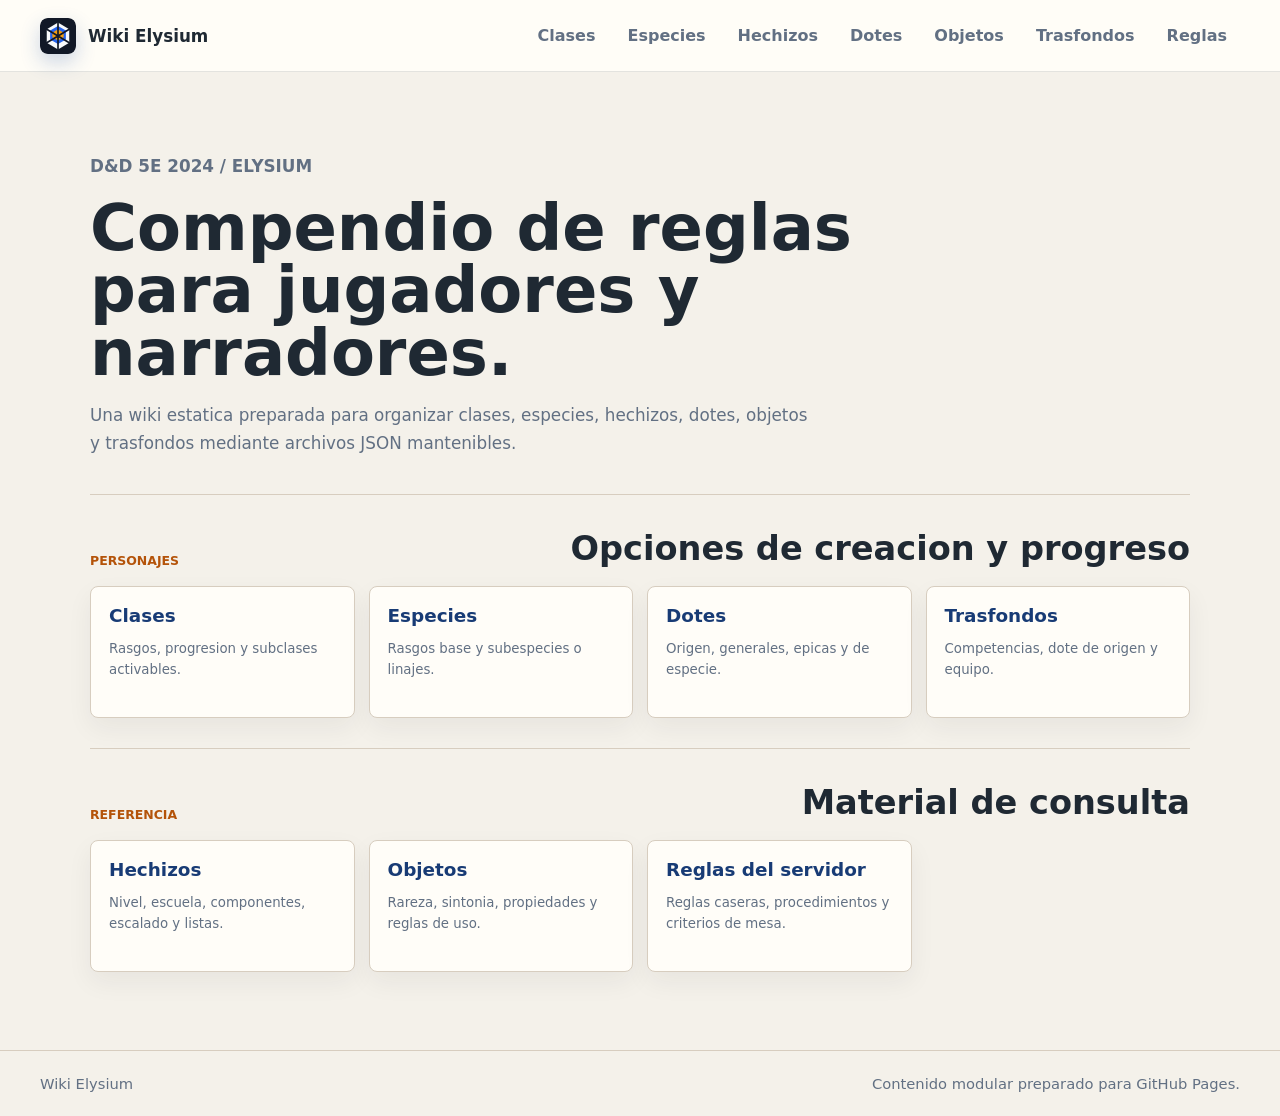
<file: index.html>
<!doctype html>
<html lang="es">
  <head>
    <meta charset="utf-8">
    <meta name="viewport" content="width=device-width, initial-scale=1">
    <meta name="description" content="Wiki de reglas del servidor de rol Elysium para D&D 5e 2024.">
    <title>Wiki Elysium</title>
    <link rel="icon" href="assets/img/elysium-mark.svg" type="image/svg+xml">
    <link rel="stylesheet" href="assets/css/main.css">
  </head>
  <body data-page="home">
    <header class="site-header">
      <a class="brand" href="index.html" aria-label="Inicio de Wiki Elysium">
        <img src="assets/img/elysium-mark.svg" alt="" width="36" height="36">
        <span>Wiki Elysium</span>
      </a>
      <button class="menu-button" type="button" data-menu-toggle aria-expanded="false" aria-controls="site-nav">Menu</button>
      <nav class="site-nav" id="site-nav" data-site-nav>
        <a href="pages/classes.html" data-nav-link="classes">Clases</a>
        <a href="pages/species.html" data-nav-link="species">Especies</a>
        <a href="pages/spells.html" data-nav-link="spells">Hechizos</a>
        <a href="pages/feats.html" data-nav-link="feats">Dotes</a>
        <a href="pages/items.html" data-nav-link="items">Objetos</a>
        <a href="pages/backgrounds.html" data-nav-link="backgrounds">Trasfondos</a>
        <a href="pages/rules.html" data-nav-link="rules">Reglas</a>
      </nav>
    </header>

    <main class="home-layout">
      <section class="intro-panel">
        <p class="eyebrow">D&D 5e 2024 / Elysium</p>
        <h1>Compendio de reglas para jugadores y narradores.</h1>
        <p>
          Una wiki estatica preparada para organizar clases, especies, hechizos,
          dotes, objetos y trasfondos mediante archivos JSON mantenibles.
        </p>
      </section>

      <section class="content-section" aria-labelledby="players-heading">
        <div class="section-heading">
          <p class="eyebrow">Personajes</p>
          <h2 id="players-heading">Opciones de creacion y progreso</h2>
        </div>
        <div class="link-grid">
          <a class="feature-link" href="pages/classes.html">
            <span>Clases</span>
            <small>Rasgos, progresion y subclases activables.</small>
          </a>
          <a class="feature-link" href="pages/species.html">
            <span>Especies</span>
            <small>Rasgos base y subespecies o linajes.</small>
          </a>
          <a class="feature-link" href="pages/feats.html">
            <span>Dotes</span>
            <small>Origen, generales, epicas y de especie.</small>
          </a>
          <a class="feature-link" href="pages/backgrounds.html">
            <span>Trasfondos</span>
            <small>Competencias, dote de origen y equipo.</small>
          </a>
        </div>
      </section>

      <section class="content-section" aria-labelledby="rules-heading">
        <div class="section-heading">
          <p class="eyebrow">Referencia</p>
          <h2 id="rules-heading">Material de consulta</h2>
        </div>
        <div class="link-grid">
          <a class="feature-link" href="pages/spells.html">
            <span>Hechizos</span>
            <small>Nivel, escuela, componentes, escalado y listas.</small>
          </a>
          <a class="feature-link" href="pages/items.html">
            <span>Objetos</span>
            <small>Rareza, sintonia, propiedades y reglas de uso.</small>
          </a>
          <a class="feature-link" href="pages/rules.html">
            <span>Reglas del servidor</span>
            <small>Reglas caseras, procedimientos y criterios de mesa.</small>
          </a>
        </div>
      </section>
    </main>

    <footer class="site-footer">
      <span>Wiki Elysium</span>
      <span>Contenido modular preparado para GitHub Pages.</span>
    </footer>

    <script type="module" src="assets/js/core/navigation.js"></script>
  </body>
</html>
</file>
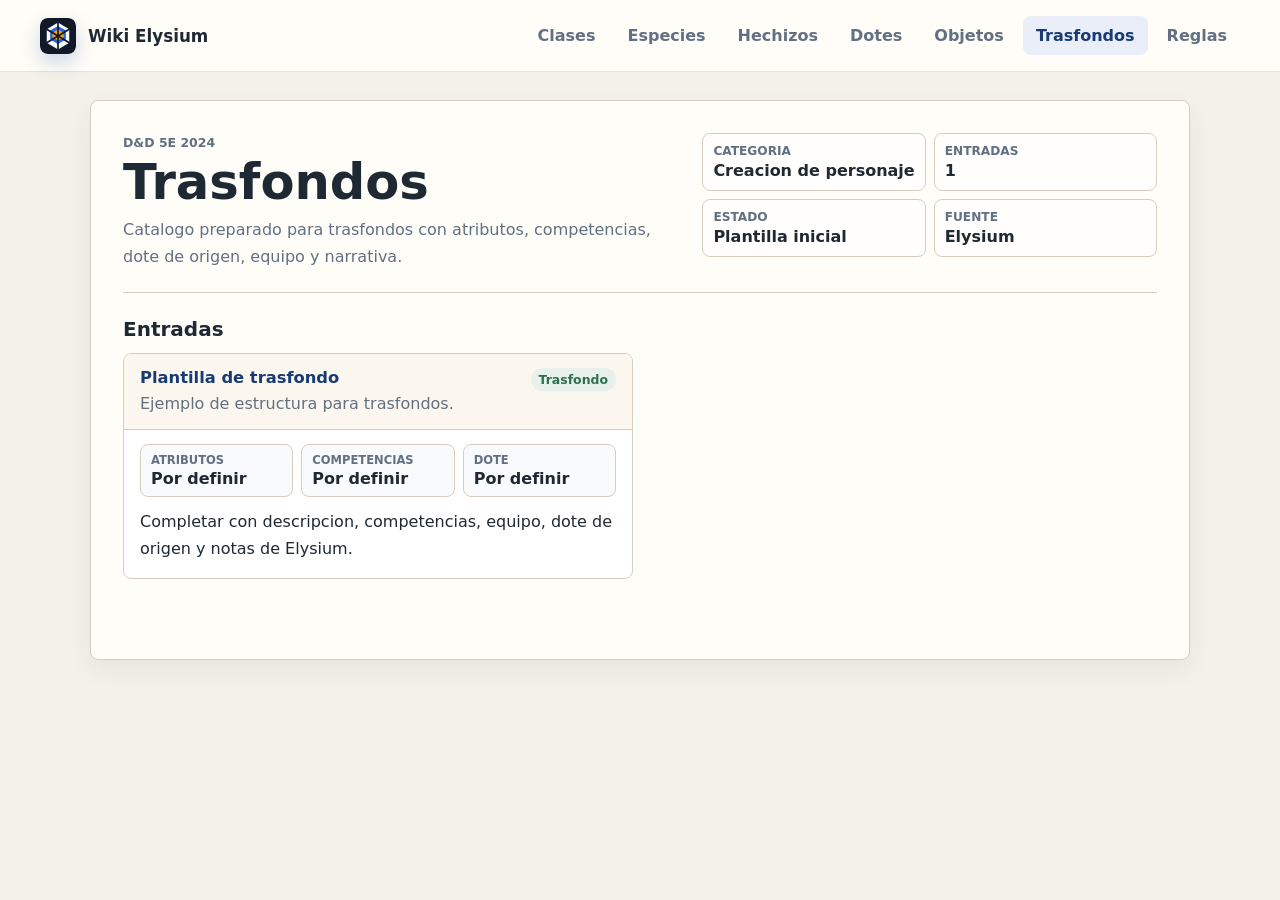
<file: pages/backgrounds.html>
<!doctype html>
<html lang="es">
  <head>
    <meta charset="utf-8">
    <meta name="viewport" content="width=device-width, initial-scale=1">
    <title>Trasfondos | Wiki Elysium</title>
    <link rel="icon" href="../assets/img/elysium-mark.svg" type="image/svg+xml">
    <link rel="stylesheet" href="../assets/css/main.css">
    <link rel="stylesheet" href="../assets/css/wiki-browser.css">
  </head>
  <body data-page="backgrounds" data-catalog="../data/backgrounds/index.json">
    <header class="site-header">
      <a class="brand" href="../index.html" aria-label="Inicio de Wiki Elysium"><img src="../assets/img/elysium-mark.svg" alt="" width="36" height="36"><span>Wiki Elysium</span></a>
      <button class="menu-button" type="button" data-menu-toggle aria-expanded="false" aria-controls="site-nav">Menu</button>
      <nav class="site-nav" id="site-nav" data-site-nav>
        <a href="classes.html" data-nav-link="classes">Clases</a><a href="species.html" data-nav-link="species">Especies</a><a href="spells.html" data-nav-link="spells">Hechizos</a><a href="feats.html" data-nav-link="feats">Dotes</a><a href="items.html" data-nav-link="items">Objetos</a><a href="backgrounds.html" data-nav-link="backgrounds">Trasfondos</a><a href="rules.html" data-nav-link="rules">Reglas</a>
      </nav>
    </header>
    <main class="page-layout"><section class="content-panel" id="catalog-content" aria-live="polite"></section></main>
    <script type="module" src="../assets/js/core/navigation.js"></script>
    <script type="module" src="../assets/js/pages/catalog.js"></script>
  </body>
</html>
</file>
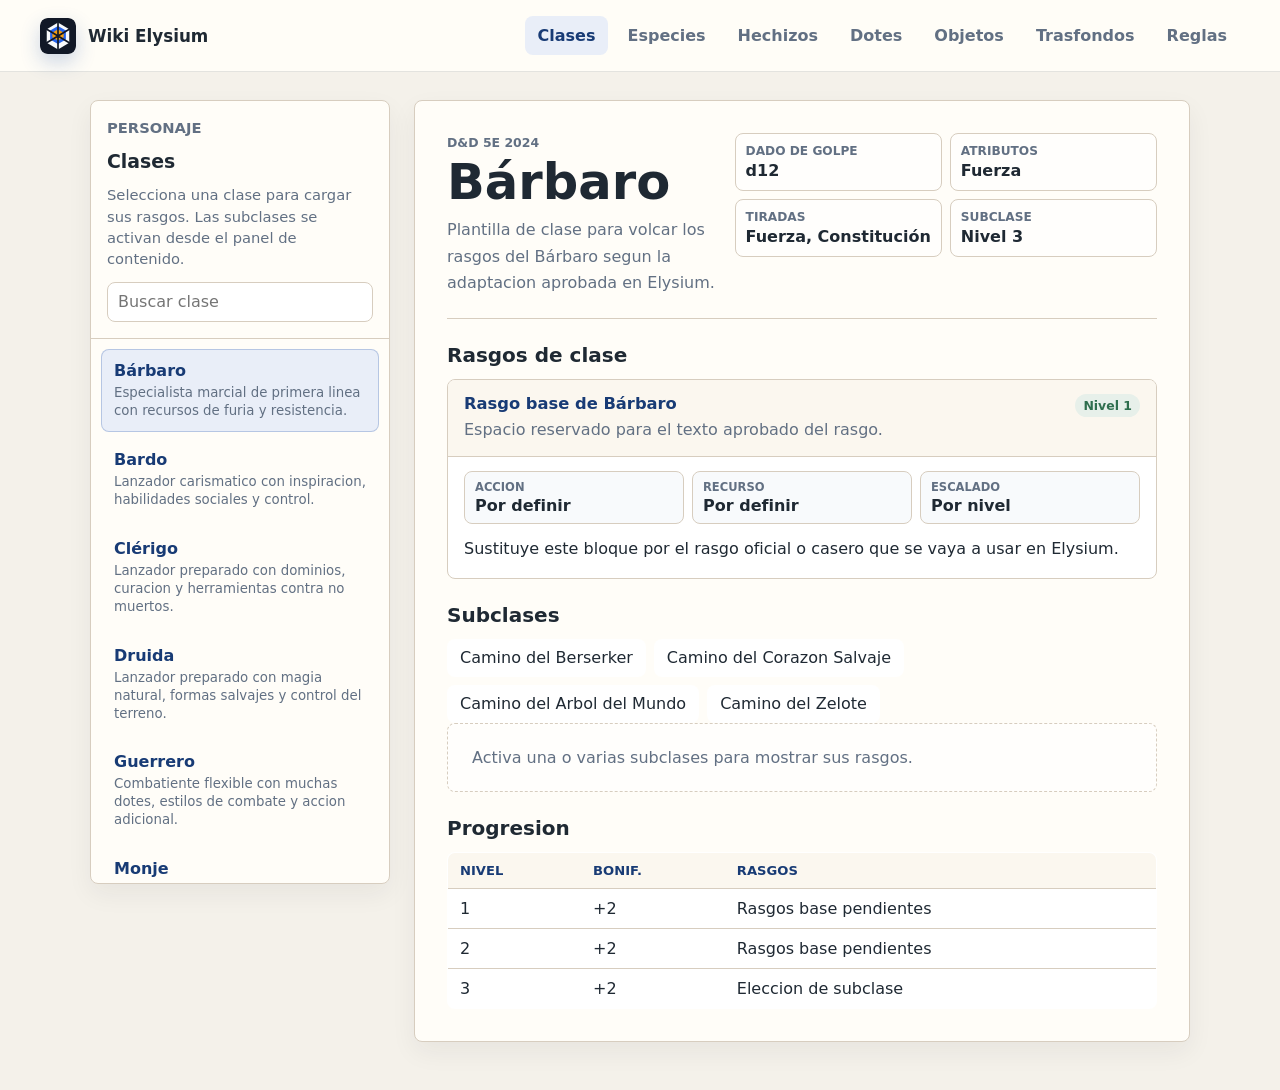
<file: pages/classes.html>
<!doctype html>
<html lang="es">
  <head>
    <meta charset="utf-8">
    <meta name="viewport" content="width=device-width, initial-scale=1">
    <title>Clases | Wiki Elysium</title>
    <link rel="icon" href="../assets/img/elysium-mark.svg" type="image/svg+xml">
    <link rel="stylesheet" href="../assets/css/main.css">
    <link rel="stylesheet" href="../assets/css/wiki-browser.css">
  </head>
  <body data-page="classes">
    <header class="site-header">
      <a class="brand" href="../index.html" aria-label="Inicio de Wiki Elysium">
        <img src="../assets/img/elysium-mark.svg" alt="" width="36" height="36">
        <span>Wiki Elysium</span>
      </a>
      <button class="menu-button" type="button" data-menu-toggle aria-expanded="false" aria-controls="site-nav">Menu</button>
      <nav class="site-nav" id="site-nav" data-site-nav>
        <a href="classes.html" data-nav-link="classes">Clases</a>
        <a href="species.html" data-nav-link="species">Especies</a>
        <a href="spells.html" data-nav-link="spells">Hechizos</a>
        <a href="feats.html" data-nav-link="feats">Dotes</a>
        <a href="items.html" data-nav-link="items">Objetos</a>
        <a href="backgrounds.html" data-nav-link="backgrounds">Trasfondos</a>
        <a href="rules.html" data-nav-link="rules">Reglas</a>
      </nav>
    </header>

    <main class="page-layout">
      <div class="wiki-shell">
        <aside class="selector-panel">
          <div class="selector-header">
            <p class="eyebrow">Personaje</p>
            <h1>Clases</h1>
            <p>Selecciona una clase para cargar sus rasgos. Las subclases se activan desde el panel de contenido.</p>
            <input class="search-input" id="class-search" type="search" placeholder="Buscar clase" autocomplete="off">
          </div>
          <div class="selector-list" id="class-list" aria-label="Listado de clases"></div>
        </aside>

        <section class="content-panel" id="class-content" aria-live="polite"></section>
      </div>
    </main>

    <script type="module" src="../assets/js/core/navigation.js"></script>
    <script type="module" src="../assets/js/pages/classes.js"></script>
  </body>
</html>
</file>
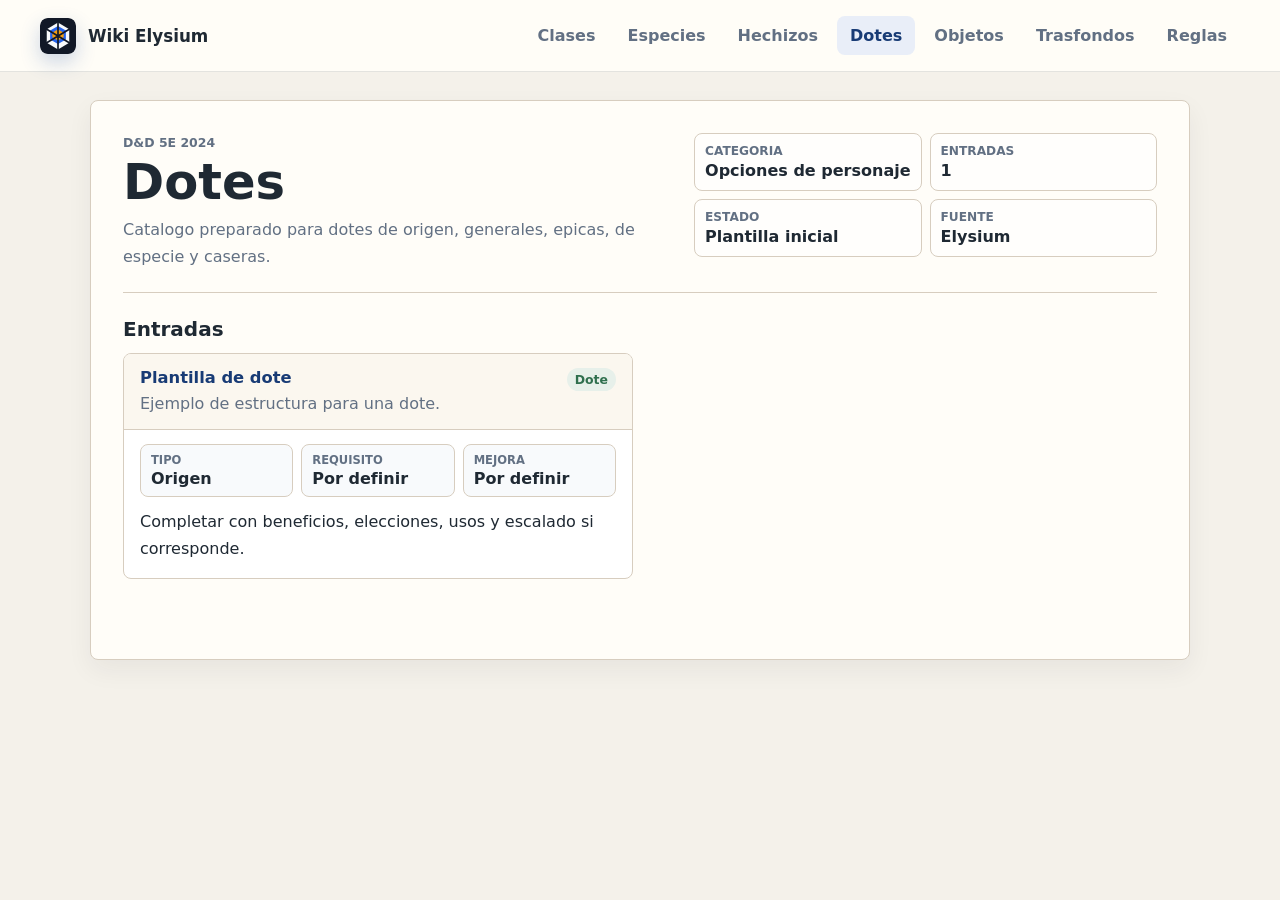
<file: pages/feats.html>
<!doctype html>
<html lang="es">
  <head>
    <meta charset="utf-8">
    <meta name="viewport" content="width=device-width, initial-scale=1">
    <title>Dotes | Wiki Elysium</title>
    <link rel="icon" href="../assets/img/elysium-mark.svg" type="image/svg+xml">
    <link rel="stylesheet" href="../assets/css/main.css">
    <link rel="stylesheet" href="../assets/css/wiki-browser.css">
  </head>
  <body data-page="feats" data-catalog="../data/feats/index.json">
    <header class="site-header">
      <a class="brand" href="../index.html" aria-label="Inicio de Wiki Elysium"><img src="../assets/img/elysium-mark.svg" alt="" width="36" height="36"><span>Wiki Elysium</span></a>
      <button class="menu-button" type="button" data-menu-toggle aria-expanded="false" aria-controls="site-nav">Menu</button>
      <nav class="site-nav" id="site-nav" data-site-nav>
        <a href="classes.html" data-nav-link="classes">Clases</a><a href="species.html" data-nav-link="species">Especies</a><a href="spells.html" data-nav-link="spells">Hechizos</a><a href="feats.html" data-nav-link="feats">Dotes</a><a href="items.html" data-nav-link="items">Objetos</a><a href="backgrounds.html" data-nav-link="backgrounds">Trasfondos</a><a href="rules.html" data-nav-link="rules">Reglas</a>
      </nav>
    </header>
    <main class="page-layout"><section class="content-panel" id="catalog-content" aria-live="polite"></section></main>
    <script type="module" src="../assets/js/core/navigation.js"></script>
    <script type="module" src="../assets/js/pages/catalog.js"></script>
  </body>
</html>
</file>
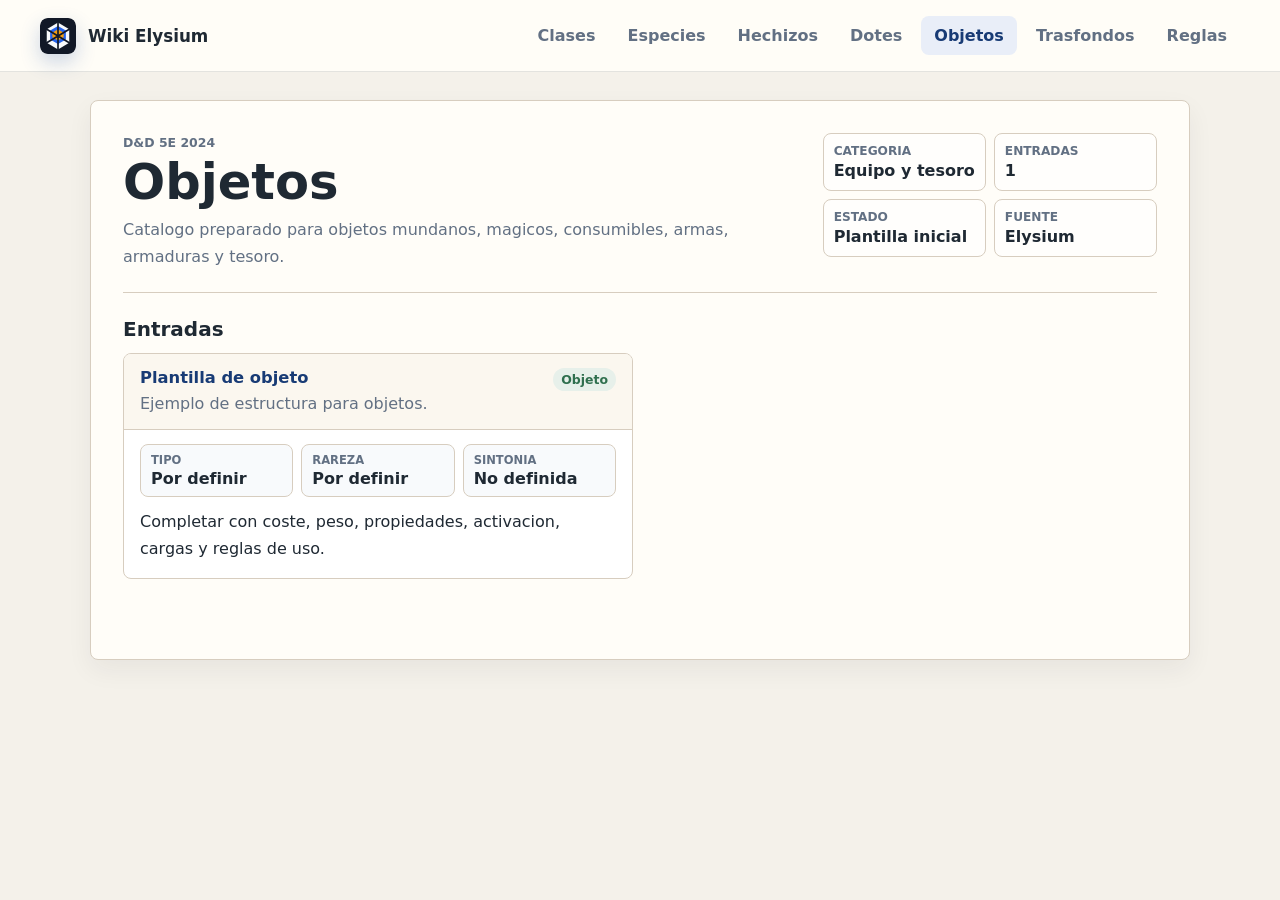
<file: pages/items.html>
<!doctype html>
<html lang="es">
  <head>
    <meta charset="utf-8">
    <meta name="viewport" content="width=device-width, initial-scale=1">
    <title>Objetos | Wiki Elysium</title>
    <link rel="icon" href="../assets/img/elysium-mark.svg" type="image/svg+xml">
    <link rel="stylesheet" href="../assets/css/main.css">
    <link rel="stylesheet" href="../assets/css/wiki-browser.css">
  </head>
  <body data-page="items" data-catalog="../data/items/index.json">
    <header class="site-header">
      <a class="brand" href="../index.html" aria-label="Inicio de Wiki Elysium"><img src="../assets/img/elysium-mark.svg" alt="" width="36" height="36"><span>Wiki Elysium</span></a>
      <button class="menu-button" type="button" data-menu-toggle aria-expanded="false" aria-controls="site-nav">Menu</button>
      <nav class="site-nav" id="site-nav" data-site-nav>
        <a href="classes.html" data-nav-link="classes">Clases</a><a href="species.html" data-nav-link="species">Especies</a><a href="spells.html" data-nav-link="spells">Hechizos</a><a href="feats.html" data-nav-link="feats">Dotes</a><a href="items.html" data-nav-link="items">Objetos</a><a href="backgrounds.html" data-nav-link="backgrounds">Trasfondos</a><a href="rules.html" data-nav-link="rules">Reglas</a>
      </nav>
    </header>
    <main class="page-layout"><section class="content-panel" id="catalog-content" aria-live="polite"></section></main>
    <script type="module" src="../assets/js/core/navigation.js"></script>
    <script type="module" src="../assets/js/pages/catalog.js"></script>
  </body>
</html>
</file>
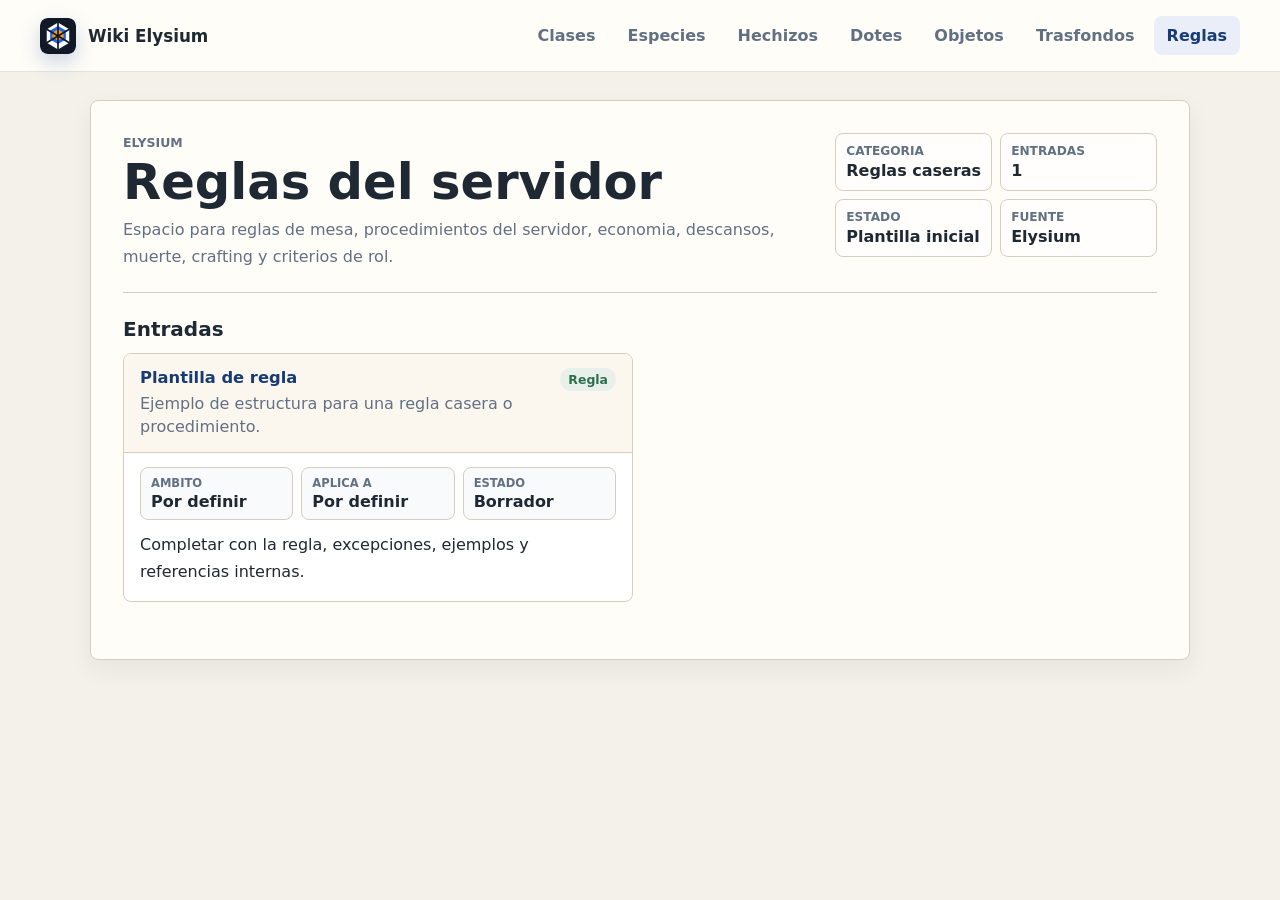
<file: pages/rules.html>
<!doctype html>
<html lang="es">
  <head>
    <meta charset="utf-8">
    <meta name="viewport" content="width=device-width, initial-scale=1">
    <title>Reglas | Wiki Elysium</title>
    <link rel="icon" href="../assets/img/elysium-mark.svg" type="image/svg+xml">
    <link rel="stylesheet" href="../assets/css/main.css">
    <link rel="stylesheet" href="../assets/css/wiki-browser.css">
  </head>
  <body data-page="rules" data-catalog="../data/rules/index.json">
    <header class="site-header">
      <a class="brand" href="../index.html" aria-label="Inicio de Wiki Elysium"><img src="../assets/img/elysium-mark.svg" alt="" width="36" height="36"><span>Wiki Elysium</span></a>
      <button class="menu-button" type="button" data-menu-toggle aria-expanded="false" aria-controls="site-nav">Menu</button>
      <nav class="site-nav" id="site-nav" data-site-nav>
        <a href="classes.html" data-nav-link="classes">Clases</a><a href="species.html" data-nav-link="species">Especies</a><a href="spells.html" data-nav-link="spells">Hechizos</a><a href="feats.html" data-nav-link="feats">Dotes</a><a href="items.html" data-nav-link="items">Objetos</a><a href="backgrounds.html" data-nav-link="backgrounds">Trasfondos</a><a href="rules.html" data-nav-link="rules">Reglas</a>
      </nav>
    </header>
    <main class="page-layout"><section class="content-panel" id="catalog-content" aria-live="polite"></section></main>
    <script type="module" src="../assets/js/core/navigation.js"></script>
    <script type="module" src="../assets/js/pages/catalog.js"></script>
  </body>
</html>
</file>
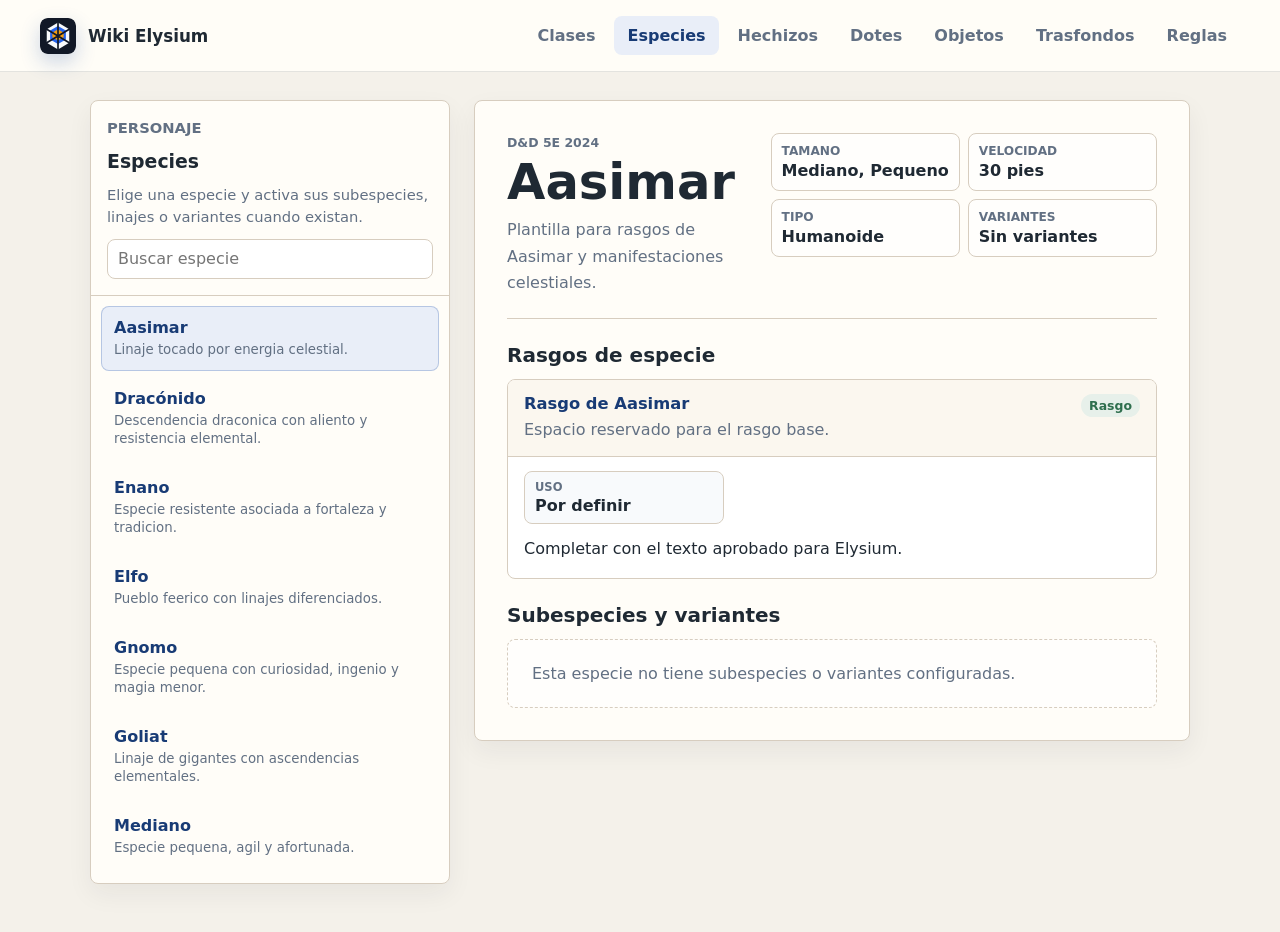
<file: pages/species.html>
<!doctype html>
<html lang="es">
  <head>
    <meta charset="utf-8">
    <meta name="viewport" content="width=device-width, initial-scale=1">
    <title>Especies | Wiki Elysium</title>
    <link rel="icon" href="../assets/img/elysium-mark.svg" type="image/svg+xml">
    <link rel="stylesheet" href="../assets/css/main.css">
    <link rel="stylesheet" href="../assets/css/wiki-browser.css">
  </head>
  <body data-page="species">
    <header class="site-header">
      <a class="brand" href="../index.html" aria-label="Inicio de Wiki Elysium">
        <img src="../assets/img/elysium-mark.svg" alt="" width="36" height="36">
        <span>Wiki Elysium</span>
      </a>
      <button class="menu-button" type="button" data-menu-toggle aria-expanded="false" aria-controls="site-nav">Menu</button>
      <nav class="site-nav" id="site-nav" data-site-nav>
        <a href="classes.html" data-nav-link="classes">Clases</a>
        <a href="species.html" data-nav-link="species">Especies</a>
        <a href="spells.html" data-nav-link="spells">Hechizos</a>
        <a href="feats.html" data-nav-link="feats">Dotes</a>
        <a href="items.html" data-nav-link="items">Objetos</a>
        <a href="backgrounds.html" data-nav-link="backgrounds">Trasfondos</a>
        <a href="rules.html" data-nav-link="rules">Reglas</a>
      </nav>
    </header>

    <main class="page-layout">
      <div class="wiki-shell wide-selector">
        <aside class="selector-panel">
          <div class="selector-header">
            <p class="eyebrow">Personaje</p>
            <h1>Especies</h1>
            <p>Elige una especie y activa sus subespecies, linajes o variantes cuando existan.</p>
            <input class="search-input" id="species-search" type="search" placeholder="Buscar especie" autocomplete="off">
          </div>
          <div class="selector-list" id="species-list" aria-label="Listado de especies"></div>
        </aside>

        <section class="content-panel" id="species-content" aria-live="polite"></section>
      </div>
    </main>

    <script type="module" src="../assets/js/core/navigation.js"></script>
    <script type="module" src="../assets/js/pages/species.js"></script>
  </body>
</html>
</file>
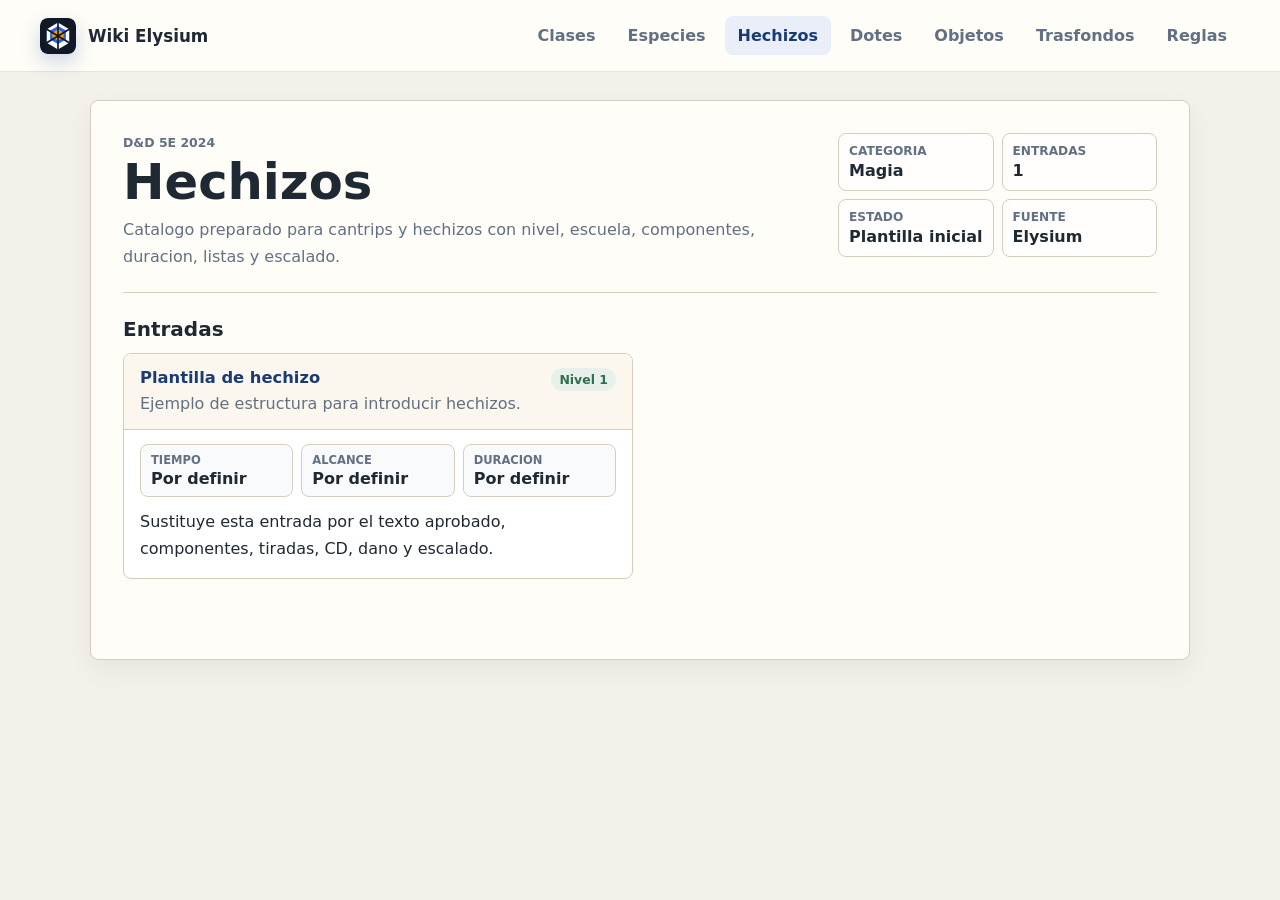
<file: pages/spells.html>
<!doctype html>
<html lang="es">
  <head>
    <meta charset="utf-8">
    <meta name="viewport" content="width=device-width, initial-scale=1">
    <title>Hechizos | Wiki Elysium</title>
    <link rel="icon" href="../assets/img/elysium-mark.svg" type="image/svg+xml">
    <link rel="stylesheet" href="../assets/css/main.css">
    <link rel="stylesheet" href="../assets/css/wiki-browser.css">
  </head>
  <body data-page="spells" data-catalog="../data/spells/index.json">
    <header class="site-header">
      <a class="brand" href="../index.html" aria-label="Inicio de Wiki Elysium"><img src="../assets/img/elysium-mark.svg" alt="" width="36" height="36"><span>Wiki Elysium</span></a>
      <button class="menu-button" type="button" data-menu-toggle aria-expanded="false" aria-controls="site-nav">Menu</button>
      <nav class="site-nav" id="site-nav" data-site-nav>
        <a href="classes.html" data-nav-link="classes">Clases</a><a href="species.html" data-nav-link="species">Especies</a><a href="spells.html" data-nav-link="spells">Hechizos</a><a href="feats.html" data-nav-link="feats">Dotes</a><a href="items.html" data-nav-link="items">Objetos</a><a href="backgrounds.html" data-nav-link="backgrounds">Trasfondos</a><a href="rules.html" data-nav-link="rules">Reglas</a>
      </nav>
    </header>
    <main class="page-layout"><section class="content-panel" id="catalog-content" aria-live="polite"></section></main>
    <script type="module" src="../assets/js/core/navigation.js"></script>
    <script type="module" src="../assets/js/pages/catalog.js"></script>
  </body>
</html>
</file>
<file: assets/css/main.css>
:root {
  color-scheme: light;
  --bg: #f4f1ea;
  --surface: #fffdf8;
  --surface-strong: #ffffff;
  --ink: #1f2933;
  --muted: #627083;
  --line: #d7cdbf;
  --brand: #2454a6;
  --brand-strong: #183b75;
  --accent: #b45309;
  --forest: #2f6f4e;
  --danger: #a33b3b;
  --shadow: 0 18px 45px rgba(31, 41, 51, 0.12);
  --radius: 8px;
  --content-width: 1180px;
}

* {
  box-sizing: border-box;
}

html {
  min-height: 100%;
}

body {
  min-height: 100vh;
  margin: 0;
  background: var(--bg);
  color: var(--ink);
  font-family: Inter, ui-sans-serif, system-ui, -apple-system, BlinkMacSystemFont, "Segoe UI", sans-serif;
  letter-spacing: 0;
}

img,
svg {
  display: block;
  max-width: 100%;
}

a {
  color: inherit;
}

button,
input,
select,
textarea {
  font: inherit;
}

.site-header {
  position: sticky;
  top: 0;
  z-index: 20;
  display: flex;
  align-items: center;
  justify-content: space-between;
  gap: 24px;
  min-height: 72px;
  padding: 14px clamp(16px, 4vw, 40px);
  border-bottom: 1px solid rgba(31, 41, 51, 0.12);
  background: rgba(255, 253, 248, 0.94);
  backdrop-filter: blur(16px);
}

.brand {
  display: inline-flex;
  align-items: center;
  gap: 12px;
  color: var(--ink);
  font-size: 1.05rem;
  font-weight: 800;
  text-decoration: none;
  white-space: nowrap;
}

.brand img {
  border-radius: var(--radius);
  box-shadow: 0 8px 20px rgba(36, 84, 166, 0.24);
}

.site-nav {
  display: flex;
  align-items: center;
  justify-content: flex-end;
  gap: 6px;
  flex-wrap: wrap;
}

.site-nav a,
.menu-button,
.button,
.chip {
  border: 1px solid transparent;
  border-radius: var(--radius);
  color: var(--ink);
  text-decoration: none;
  transition: border-color 160ms ease, background 160ms ease, color 160ms ease, transform 160ms ease;
}

.site-nav a {
  padding: 9px 12px;
  color: var(--muted);
  font-weight: 700;
}

.site-nav a:hover,
.site-nav a.is-active {
  background: #e9eef8;
  color: var(--brand-strong);
}

.menu-button {
  display: none;
  padding: 9px 12px;
  background: var(--brand);
  color: #ffffff;
  cursor: pointer;
}

.home-layout,
.page-layout {
  width: min(100%, var(--content-width));
  margin: 0 auto;
  padding: 28px clamp(16px, 4vw, 40px) 48px;
}

.intro-panel {
  display: grid;
  gap: 16px;
  padding: clamp(28px, 5vw, 52px) 0 clamp(18px, 4vw, 36px);
}

.intro-panel h1 {
  max-width: 780px;
  margin: 0;
  font-size: clamp(2rem, 5vw, 4.5rem);
  line-height: 0.98;
}

.intro-panel p {
  max-width: 720px;
  margin: 0;
  color: var(--muted);
  font-size: 1.05rem;
  line-height: 1.7;
}

.eyebrow {
  margin: 0;
  color: var(--accent);
  font-size: 0.78rem;
  font-weight: 800;
  text-transform: uppercase;
}

.content-section {
  padding: 30px 0;
  border-top: 1px solid var(--line);
}

.section-heading {
  display: flex;
  align-items: end;
  justify-content: space-between;
  gap: 20px;
  margin-bottom: 18px;
}

.section-heading h2 {
  margin: 4px 0 0;
  font-size: clamp(1.35rem, 3vw, 2.1rem);
}

.link-grid {
  display: grid;
  grid-template-columns: repeat(4, minmax(0, 1fr));
  gap: 14px;
}

.feature-link {
  min-height: 132px;
  padding: 18px;
  border: 1px solid var(--line);
  border-radius: var(--radius);
  background: var(--surface);
  box-shadow: 0 10px 26px rgba(31, 41, 51, 0.06);
  text-decoration: none;
}

.feature-link:hover {
  border-color: rgba(36, 84, 166, 0.42);
  transform: translateY(-2px);
}

.feature-link span {
  display: block;
  margin-bottom: 12px;
  color: var(--brand-strong);
  font-size: 1.15rem;
  font-weight: 800;
}

.feature-link small {
  color: var(--muted);
  line-height: 1.55;
}

.site-footer {
  display: flex;
  justify-content: space-between;
  gap: 18px;
  padding: 24px clamp(16px, 4vw, 40px);
  border-top: 1px solid var(--line);
  color: var(--muted);
  font-size: 0.92rem;
}

.button,
.chip {
  display: inline-flex;
  align-items: center;
  justify-content: center;
  gap: 8px;
  min-height: 38px;
  padding: 8px 12px;
  background: var(--surface-strong);
  cursor: pointer;
}

.button {
  border-color: var(--line);
  font-weight: 800;
}

.button:hover,
.chip:hover {
  border-color: rgba(36, 84, 166, 0.45);
}

.button.primary,
.chip.is-active {
  border-color: var(--brand);
  background: var(--brand);
  color: #ffffff;
}

.empty-state,
.error-state {
  padding: 24px;
  border: 1px dashed var(--line);
  border-radius: var(--radius);
  background: rgba(255, 255, 255, 0.55);
  color: var(--muted);
}

.error-state {
  border-color: rgba(163, 59, 59, 0.45);
  color: var(--danger);
}

@media (max-width: 900px) {
  .menu-button {
    display: inline-flex;
  }

  .site-header {
    align-items: flex-start;
    flex-wrap: wrap;
  }

  .site-nav {
    display: none;
    width: 100%;
    justify-content: flex-start;
  }

  .site-nav.is-open {
    display: flex;
  }

  .link-grid {
    grid-template-columns: repeat(2, minmax(0, 1fr));
  }

  .section-heading {
    display: block;
  }
}

@media (max-width: 560px) {
  .site-header {
    min-height: auto;
  }

  .brand span {
    max-width: 48vw;
    overflow-wrap: anywhere;
  }

  .link-grid {
    grid-template-columns: 1fr;
  }

  .site-footer {
    display: grid;
  }
}
</file>
<file: assets/css/wiki-browser.css>
.wiki-shell {
  display: grid;
  grid-template-columns: minmax(240px, 300px) minmax(0, 1fr);
  gap: 24px;
  align-items: start;
}

.wiki-shell.wide-selector {
  grid-template-columns: minmax(280px, 360px) minmax(0, 1fr);
}

.selector-panel,
.content-panel {
  border: 1px solid var(--line);
  border-radius: var(--radius);
  background: var(--surface);
  box-shadow: 0 10px 26px rgba(31, 41, 51, 0.06);
}

.selector-panel {
  position: sticky;
  top: 92px;
  max-height: calc(100vh - 116px);
  overflow: hidden;
}

.selector-header {
  display: grid;
  gap: 12px;
  padding: 16px;
  border-bottom: 1px solid var(--line);
}

.selector-header h1 {
  margin: 0;
  font-size: 1.18rem;
}

.selector-header p {
  margin: 0;
  color: var(--muted);
  font-size: 0.92rem;
  line-height: 1.45;
}

.search-input {
  width: 100%;
  min-height: 40px;
  padding: 8px 10px;
  border: 1px solid var(--line);
  border-radius: var(--radius);
  background: var(--surface-strong);
  color: var(--ink);
}

.selector-list {
  display: grid;
  gap: 6px;
  max-height: calc(100vh - 252px);
  padding: 10px;
  overflow-y: auto;
}

.selector-item {
  display: grid;
  gap: 4px;
  width: 100%;
  padding: 11px 12px;
  border: 1px solid transparent;
  border-radius: var(--radius);
  background: transparent;
  color: var(--ink);
  text-align: left;
  cursor: pointer;
}

.selector-item:hover,
.selector-item.is-active {
  border-color: rgba(36, 84, 166, 0.26);
  background: #e9eef8;
}

.selector-item strong {
  color: var(--brand-strong);
}

.selector-item small {
  color: var(--muted);
  line-height: 1.35;
}

.content-panel {
  min-height: 560px;
  padding: clamp(18px, 4vw, 32px);
}

.entity-header {
  display: grid;
  grid-template-columns: minmax(0, 1fr) auto;
  gap: 18px;
  align-items: start;
  padding-bottom: 22px;
  border-bottom: 1px solid var(--line);
}

.entity-header h2 {
  margin: 4px 0 10px;
  font-size: clamp(1.9rem, 4vw, 3.1rem);
  line-height: 1;
}

.entity-header p {
  max-width: 780px;
  margin: 0;
  color: var(--muted);
  line-height: 1.65;
}

.meta-grid {
  display: grid;
  grid-template-columns: repeat(2, minmax(120px, 1fr));
  gap: 8px;
  min-width: min(360px, 100%);
}

.meta-item {
  padding: 10px;
  border: 1px solid var(--line);
  border-radius: var(--radius);
  background: rgba(255, 255, 255, 0.65);
}

.meta-item span {
  display: block;
  color: var(--muted);
  font-size: 0.76rem;
  font-weight: 800;
  text-transform: uppercase;
}

.meta-item strong {
  display: block;
  margin-top: 3px;
}

.content-stack {
  display: grid;
  gap: 24px;
  padding-top: 24px;
}

.rules-section h3 {
  margin: 0 0 12px;
  font-size: 1.25rem;
}

.feature-stack {
  display: grid;
  gap: 12px;
}

.feature-card {
  border: 1px solid var(--line);
  border-radius: var(--radius);
  background: var(--surface-strong);
  overflow: hidden;
}

.feature-card header {
  display: flex;
  justify-content: space-between;
  gap: 14px;
  padding: 14px 16px;
  border-bottom: 1px solid var(--line);
  background: #fbf7ef;
}

.feature-card h4 {
  margin: 0;
  color: var(--brand-strong);
  font-size: 1.02rem;
}

.feature-card header p {
  margin: 5px 0 0;
  color: var(--muted);
  line-height: 1.45;
}

.feature-card .level-pill {
  flex: 0 0 auto;
  align-self: start;
  padding: 4px 8px;
  border-radius: 999px;
  background: #e7f0ea;
  color: var(--forest);
  font-size: 0.78rem;
  font-weight: 800;
}

.feature-body {
  display: grid;
  gap: 12px;
  padding: 14px 16px 16px;
}

.feature-body p {
  margin: 0;
  color: var(--ink);
  line-height: 1.65;
}

.feature-body ul {
  margin: 0;
  padding-left: 20px;
  color: var(--ink);
  line-height: 1.65;
}

.mechanic-grid {
  display: grid;
  grid-template-columns: repeat(3, minmax(0, 1fr));
  gap: 8px;
}

.mechanic {
  padding: 8px 10px;
  border: 1px solid var(--line);
  border-radius: var(--radius);
  background: #f8fafc;
}

.mechanic span {
  display: block;
  color: var(--muted);
  font-size: 0.72rem;
  font-weight: 800;
  text-transform: uppercase;
}

.mechanic strong {
  display: block;
  margin-top: 2px;
}

.toggle-row {
  display: flex;
  flex-wrap: wrap;
  gap: 8px;
}

.progression-table {
  width: 100%;
  border-collapse: collapse;
  overflow: hidden;
  border: 1px solid var(--line);
  border-radius: var(--radius);
  background: var(--surface-strong);
}

.progression-table th,
.progression-table td {
  padding: 10px 12px;
  border-bottom: 1px solid var(--line);
  text-align: left;
  vertical-align: top;
}

.progression-table th {
  background: #fbf7ef;
  color: var(--brand-strong);
  font-size: 0.82rem;
  text-transform: uppercase;
}

.catalog-grid {
  display: grid;
  grid-template-columns: repeat(2, minmax(0, 1fr));
  gap: 14px;
}

@media (max-width: 980px) {
  .wiki-shell,
  .wiki-shell.wide-selector {
    grid-template-columns: 1fr;
  }

  .selector-panel {
    position: static;
    max-height: none;
  }

  .selector-list {
    max-height: 360px;
  }

  .entity-header {
    grid-template-columns: 1fr;
  }
}

@media (max-width: 680px) {
  .meta-grid,
  .mechanic-grid,
  .catalog-grid {
    grid-template-columns: 1fr;
  }

  .feature-card header {
    display: grid;
  }
}
</file>
